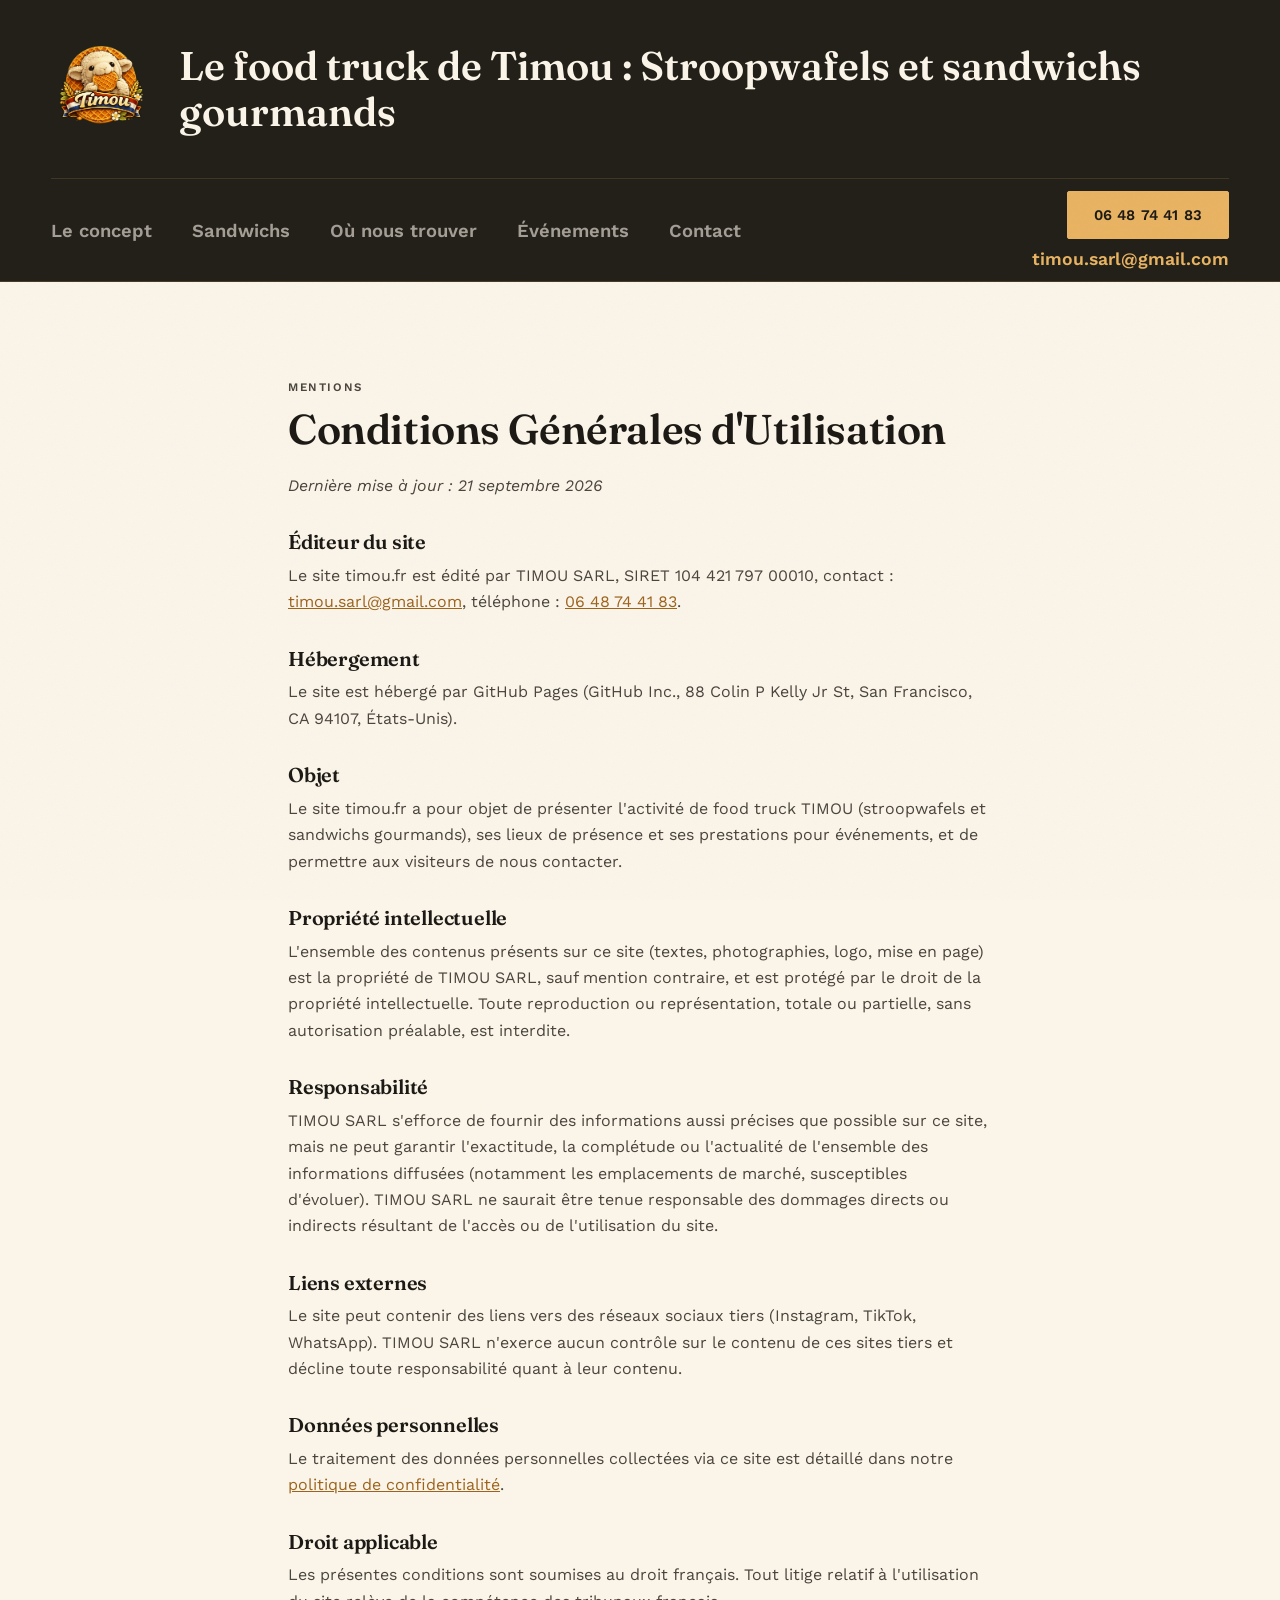
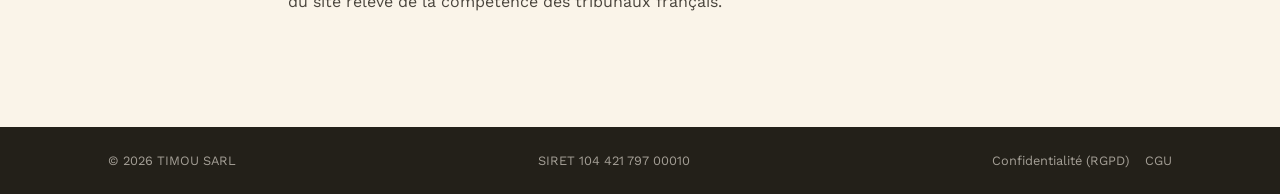
<file: cgu.html>
<!DOCTYPE html>
<html lang="fr">
<head>
<meta charset="UTF-8">
<meta name="viewport" content="width=device-width, initial-scale=1.0">
<title>Conditions Générales d'Utilisation - TIMOU</title>
<meta name="description" content="Conditions Générales d'Utilisation du site timou.fr : propriété intellectuelle, responsabilité, droit applicable.">
<meta name="robots" content="index, follow">
<link rel="canonical" href="https://timou.fr/cgu.html">
<link rel="icon" type="image/x-icon" href="images/favicon.ico">
<link rel="icon" type="image/png" sizes="512x512" href="images/favicon.png">
<link rel="apple-touch-icon" sizes="180x180" href="images/apple-touch-icon.png">
<link rel="preconnect" href="https://fonts.googleapis.com">
<link rel="preconnect" href="https://fonts.gstatic.com" crossorigin>
<link href="https://fonts.googleapis.com/css2?family=Fraunces:ital,opsz,wght@0,9..144,500;0,9..144,600;0,9..144,700;1,9..144,500&family=Work+Sans:wght@400;500;600;700&display=swap" rel="stylesheet">
<link rel="stylesheet" href="style.css">
</head>
<body>

<div class="grain"></div>

<header class="site-header">
  <div class="wrap header-inner">
    <div class="brand-row">
      <a href="index.html#top" class="brand">
        <img src="images/logo.png" alt="TIMOU, food truck de stroopwafels" width="90" height="135">
        <span>Le food truck de Timou : Stroopwafels et sandwichs gourmands</span>
      </a>
    </div>
    <div class="nav-row">
      <nav class="main-nav" aria-label="Navigation principale">
        <a href="index.html#concept">Le concept</a>
        <a href="index.html#sandwichs">Sandwichs</a>
        <a href="index.html#trouver">Où nous trouver</a>
        <a href="index.html#evenements">Événements</a>
        <a href="index.html#contact">Contact</a>
      </nav>
      <div class="header-contact">
        <a class="btn btn-ghost header-cta" href="tel:0648744183">06 48 74 41 83</a>
        <a class="header-email" href="mailto:timou.sarl@gmail.com">timou.sarl@gmail.com</a>
      </div>
    </div>
  </div>
</header>

<main>
  <section class="section legal">
    <div class="wrap legal-content">
      <p class="eyebrow">Mentions</p>
      <h1>Conditions Générales d'Utilisation</h1>
      <p><em>Dernière mise à jour : 21 septembre 2026</em></p>

      <h2>Éditeur du site</h2>
      <p>Le site timou.fr est édité par TIMOU SARL, SIRET 104 421 797 00010, contact&nbsp;: <a href="mailto:timou.sarl@gmail.com">timou.sarl@gmail.com</a>, téléphone&nbsp;: <a href="tel:0648744183">06 48 74 41 83</a>.</p>

      <h2>Hébergement</h2>
      <p>Le site est hébergé par GitHub Pages (GitHub Inc., 88 Colin P Kelly Jr St, San Francisco, CA 94107, États-Unis).</p>

      <h2>Objet</h2>
      <p>Le site timou.fr a pour objet de présenter l'activité de food truck TIMOU (stroopwafels et sandwichs gourmands), ses lieux de présence et ses prestations pour événements, et de permettre aux visiteurs de nous contacter.</p>

      <h2>Propriété intellectuelle</h2>
      <p>L'ensemble des contenus présents sur ce site (textes, photographies, logo, mise en page) est la propriété de TIMOU SARL, sauf mention contraire, et est protégé par le droit de la propriété intellectuelle. Toute reproduction ou représentation, totale ou partielle, sans autorisation préalable, est interdite.</p>

      <h2>Responsabilité</h2>
      <p>TIMOU SARL s'efforce de fournir des informations aussi précises que possible sur ce site, mais ne peut garantir l'exactitude, la complétude ou l'actualité de l'ensemble des informations diffusées (notamment les emplacements de marché, susceptibles d'évoluer). TIMOU SARL ne saurait être tenue responsable des dommages directs ou indirects résultant de l'accès ou de l'utilisation du site.</p>

      <h2>Liens externes</h2>
      <p>Le site peut contenir des liens vers des réseaux sociaux tiers (Instagram, TikTok, WhatsApp). TIMOU SARL n'exerce aucun contrôle sur le contenu de ces sites tiers et décline toute responsabilité quant à leur contenu.</p>

      <h2>Données personnelles</h2>
      <p>Le traitement des données personnelles collectées via ce site est détaillé dans notre <a href="privacy.html">politique de confidentialité</a>.</p>

      <h2>Droit applicable</h2>
      <p>Les présentes conditions sont soumises au droit français. Tout litige relatif à l'utilisation du site relève de la compétence des tribunaux français.</p>
    </div>
  </section>
</main>

<footer class="site-footer">
  <div class="wrap footer-inner">
    <span>© 2026 TIMOU SARL</span>
    <span>SIRET 104 421 797 00010</span>
    <nav class="footer-legal">
      <a href="privacy.html">Confidentialité (RGPD)</a>
      <a href="cgu.html">CGU</a>
    </nav>
  </div>
</footer>

</body>
</html>
</file>
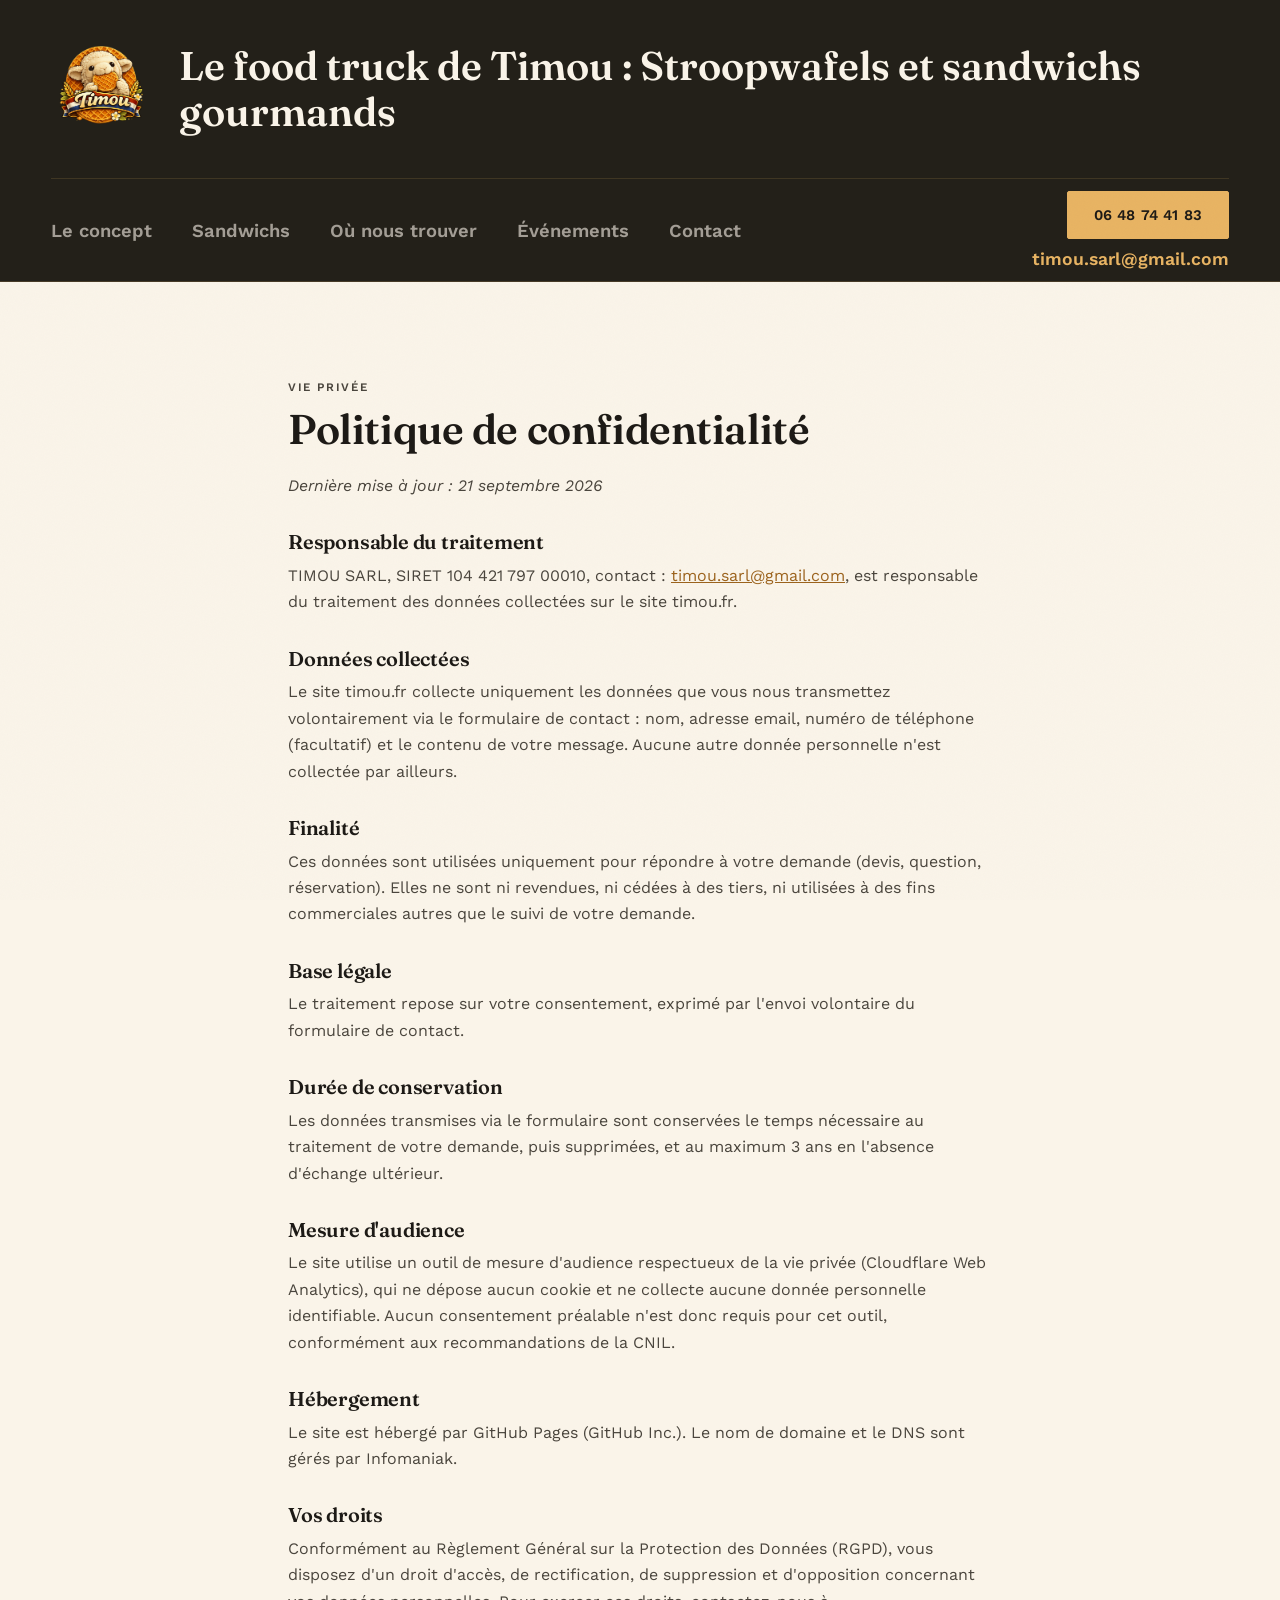
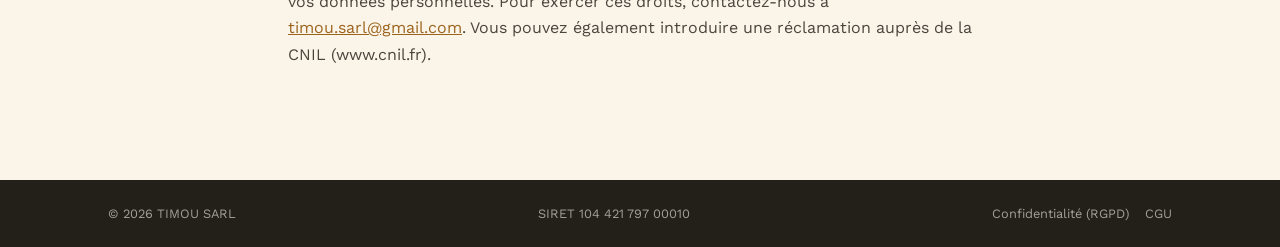
<file: privacy.html>
<!DOCTYPE html>
<html lang="fr">
<head>
<meta charset="UTF-8">
<meta name="viewport" content="width=device-width, initial-scale=1.0">
<title>Politique de confidentialité (RGPD) - TIMOU</title>
<meta name="description" content="Politique de confidentialité de TIMOU SARL : données collectées, finalités, durée de conservation et vos droits RGPD.">
<meta name="robots" content="index, follow">
<link rel="canonical" href="https://timou.fr/privacy.html">
<link rel="icon" type="image/x-icon" href="images/favicon.ico">
<link rel="icon" type="image/png" sizes="512x512" href="images/favicon.png">
<link rel="apple-touch-icon" sizes="180x180" href="images/apple-touch-icon.png">
<link rel="preconnect" href="https://fonts.googleapis.com">
<link rel="preconnect" href="https://fonts.gstatic.com" crossorigin>
<link href="https://fonts.googleapis.com/css2?family=Fraunces:ital,opsz,wght@0,9..144,500;0,9..144,600;0,9..144,700;1,9..144,500&family=Work+Sans:wght@400;500;600;700&display=swap" rel="stylesheet">
<link rel="stylesheet" href="style.css">
</head>
<body>

<div class="grain"></div>

<header class="site-header">
  <div class="wrap header-inner">
    <div class="brand-row">
      <a href="index.html#top" class="brand">
        <img src="images/logo.png" alt="TIMOU, food truck de stroopwafels" width="90" height="135">
        <span>Le food truck de Timou : Stroopwafels et sandwichs gourmands</span>
      </a>
    </div>
    <div class="nav-row">
      <nav class="main-nav" aria-label="Navigation principale">
        <a href="index.html#concept">Le concept</a>
        <a href="index.html#sandwichs">Sandwichs</a>
        <a href="index.html#trouver">Où nous trouver</a>
        <a href="index.html#evenements">Événements</a>
        <a href="index.html#contact">Contact</a>
      </nav>
      <div class="header-contact">
        <a class="btn btn-ghost header-cta" href="tel:0648744183">06 48 74 41 83</a>
        <a class="header-email" href="mailto:timou.sarl@gmail.com">timou.sarl@gmail.com</a>
      </div>
    </div>
  </div>
</header>

<main>
  <section class="section legal">
    <div class="wrap legal-content">
      <p class="eyebrow">Vie privée</p>
      <h1>Politique de confidentialité</h1>
      <p><em>Dernière mise à jour : 21 septembre 2026</em></p>

      <h2>Responsable du traitement</h2>
      <p>TIMOU SARL, SIRET 104 421 797 00010, contact&nbsp;: <a href="mailto:timou.sarl@gmail.com">timou.sarl@gmail.com</a>, est responsable du traitement des données collectées sur le site timou.fr.</p>

      <h2>Données collectées</h2>
      <p>Le site timou.fr collecte uniquement les données que vous nous transmettez volontairement via le formulaire de contact&nbsp;: nom, adresse email, numéro de téléphone (facultatif) et le contenu de votre message. Aucune autre donnée personnelle n'est collectée par ailleurs.</p>

      <h2>Finalité</h2>
      <p>Ces données sont utilisées uniquement pour répondre à votre demande (devis, question, réservation). Elles ne sont ni revendues, ni cédées à des tiers, ni utilisées à des fins commerciales autres que le suivi de votre demande.</p>

      <h2>Base légale</h2>
      <p>Le traitement repose sur votre consentement, exprimé par l'envoi volontaire du formulaire de contact.</p>

      <h2>Durée de conservation</h2>
      <p>Les données transmises via le formulaire sont conservées le temps nécessaire au traitement de votre demande, puis supprimées, et au maximum 3 ans en l'absence d'échange ultérieur.</p>

      <h2>Mesure d'audience</h2>
      <p>Le site utilise un outil de mesure d'audience respectueux de la vie privée (Cloudflare Web Analytics), qui ne dépose aucun cookie et ne collecte aucune donnée personnelle identifiable. Aucun consentement préalable n'est donc requis pour cet outil, conformément aux recommandations de la CNIL.</p>

      <h2>Hébergement</h2>
      <p>Le site est hébergé par GitHub Pages (GitHub Inc.). Le nom de domaine et le DNS sont gérés par Infomaniak.</p>

      <h2>Vos droits</h2>
      <p>Conformément au Règlement Général sur la Protection des Données (RGPD), vous disposez d'un droit d'accès, de rectification, de suppression et d'opposition concernant vos données personnelles. Pour exercer ces droits, contactez-nous à <a href="mailto:timou.sarl@gmail.com">timou.sarl@gmail.com</a>. Vous pouvez également introduire une réclamation auprès de la CNIL (www.cnil.fr).</p>
    </div>
  </section>
</main>

<footer class="site-footer">
  <div class="wrap footer-inner">
    <span>© 2026 TIMOU SARL</span>
    <span>SIRET 104 421 797 00010</span>
    <nav class="footer-legal">
      <a href="privacy.html">Confidentialité (RGPD)</a>
      <a href="cgu.html">CGU</a>
    </nav>
  </div>
</footer>

</body>
</html>
</file>
<file: style.css>
:root{
  --ink:#1d1a16;
  --graphite:#232019;
  --graphite-2:#2c2822;
  --cream:#faf4e9;
  --paper:#fffaf1;
  --caramel:#c8842f;
  --caramel-dark:#9c631d;
  --gold:#e8b463;
  --dutch-blue:#1e3a5c;
  --dutch-red:#a33b2e;
  --ivory-60: rgba(250,244,233,.6);
  --radius: 4px;
  --maxw: 1120px;
}

*{box-sizing:border-box;}
html{scroll-behavior:smooth;}
body{
  margin:0;
  font-family:'Work Sans', sans-serif;
  color:var(--ink);
  background:var(--cream);
  -webkit-font-smoothing:antialiased;
}
img{max-width:100%; display:block;}
a{color:inherit; text-decoration:none;}
h1,h2,h3{
  font-family:'Fraunces', serif;
  font-weight:600;
  line-height:1.08;
  margin:0 0 .5em;
  letter-spacing:-.01em;
}
p{line-height:1.65; margin:0 0 1em;}
.wrap{max-width:var(--maxw); margin:0 auto; padding:0 28px;}

.eyebrow{
  font-family:'Work Sans', sans-serif;
  text-transform:uppercase;
  letter-spacing:.14em;
  font-size:.72rem;
  font-weight:600;
  color:var(--caramel-dark);
  margin:0 0 .9em;
}
.eyebrow.light{color:var(--gold);}
.light-sub{color:var(--ivory-60); max-width:640px;}

/* waffle-grid signature texture, used as background accents */
.grain{
  position:fixed; inset:0; pointer-events:none; z-index:9999;
  opacity:.025; mix-blend-mode:multiply;
  background-image:url("data:image/svg+xml,%3Csvg xmlns='http://www.w3.org/2000/svg' width='120' height='120'%3E%3Cfilter id='n'%3E%3CfeTurbulence type='fractalNoise' baseFrequency='.9' numOctaves='2'/%3E%3C/filter%3E%3Crect width='100%25' height='100%25' filter='url(%23n)'/%3E%3C/svg%3E");
}

/* HEADER */
.site-header{
  position:sticky; top:0; z-index:100;
  background:var(--graphite);
  border-bottom:1px solid rgba(232,180,99,.18);
}
.header-inner{
  display:flex; flex-direction:column;
  padding-top:14px; padding-bottom:12px;
  gap:14px;
}
.brand-row{width:100%;}
.brand{
  display:flex; align-items:center; gap:28px;
  font-family:'Fraunces', serif;
  font-weight:600; font-size:2.5rem;
  line-height:1.15;
  color:var(--cream);
  width:100%;
}
.brand img{height:150px; width:auto; flex-shrink:0;}
.nav-row{
  display:flex; align-items:center; justify-content:space-between;
  width:100%;
  padding-top:12px;
  border-top:1px solid rgba(232,180,99,.14);
}
.main-nav{display:flex; gap:40px;}
.main-nav a{
  color:var(--ivory-60);
  font-size:1.15rem; font-weight:600;
  transition:color .15s ease;
}
.main-nav a:hover{color:var(--gold);}
.header-contact{
  display:flex; flex-direction:column; align-items:flex-end; gap:10px;
}
.header-cta{
  color:var(--ink);
  background:var(--gold);
  border:1px solid var(--gold);
  padding:36px 72px;
  border-radius:999px;
  font-size:3.4rem; font-weight:700;
  white-space:nowrap;
}
.header-cta:hover{background:#fff; border-color:#fff;}
.header-email{
  color:var(--gold);
  font-size:1.1rem;
  font-weight:600;
  white-space:nowrap;
}
.header-email:hover{color:#fff;}

/* BUTTONS */
.btn{
  display:inline-block;
  padding:14px 26px;
  border-radius:2px;
  font-weight:600;
  font-size:.92rem;
  letter-spacing:.01em;
  transition:transform .15s ease, background .15s ease, color .15s ease;
}
.btn-primary{background:var(--caramel); color:var(--ink);}
.btn-primary:hover{background:var(--gold); transform:translateY(-1px);}
.btn-outline{border:1.5px solid currentColor;}
.btn-outline:hover{background:rgba(0,0,0,.04);}
.btn-ghost{}

/* HERO */
.hero{position:relative; min-height:88vh; display:flex; align-items:flex-end; overflow:hidden;}
.hero-media{position:absolute; inset:0;}
.hero-media img{width:100%; height:100%; object-fit:cover; object-position:center 58%;}
.hero-scrim{
  position:absolute; inset:0;
  background:linear-gradient(180deg, rgba(29,26,22,.35) 0%, rgba(29,26,22,.55) 55%, rgba(29,26,22,.92) 100%);
}
.hero-content{position:relative; color:var(--cream); padding-top:100px; padding-bottom:76px;}
.site-header .wrap, .hero .wrap{
  max-width:none;
  padding-left:clamp(24px, 4vw, 72px);
  padding-right:clamp(24px, 4vw, 72px);
}
.hero h1{font-size:clamp(2.2rem, 5vw, 3.6rem); color:#fff; max-width:1500px;}
.hero-sub{max-width:1500px; font-size:1.1rem; color:var(--ivory-60);}
.hero-actions{display:flex; gap:16px; flex-wrap:wrap; margin-top:1.6em;}
.hero .btn-outline{border-color:rgba(250,244,233,.5); color:var(--cream);}

/* SECTIONS */
.section{padding:96px 0;}

/* CONCEPT */
.concept-grid{
  display:grid; grid-template-columns:1.1fr .9fr; gap:64px; align-items:center;
}
.concept-text h2{font-size:clamp(1.6rem, 3vw, 2.3rem);}
.concept-media img{
  border-radius:2px;
  box-shadow:0 30px 60px -20px rgba(29,26,22,.35);
}
.tag-row{display:flex; flex-wrap:wrap; gap:10px; margin-top:1.4em;}
.tag{
  border:1px solid var(--caramel);
  color:var(--caramel-dark);
  font-size:.78rem; font-weight:600;
  padding:6px 14px; border-radius:999px;
}
.concept-strip{
  display:grid; grid-template-columns:repeat(3,1fr); gap:24px;
  margin-top:76px;
}
.concept-strip figure{margin:0;}
.concept-strip img{border-radius:2px; aspect-ratio:4/3; object-fit:cover; width:100%;}
.concept-strip figcaption{
  font-size:.85rem; color:var(--caramel-dark); margin-top:.7em; font-weight:500;
}

/* SANDWICHS */
.sandwichs{background:var(--paper);}
.sandwich-grid{
  display:grid; grid-template-columns:.85fr 1.15fr; gap:64px; align-items:center;
}
.sandwich-media img{
  border-radius:2px;
  box-shadow:0 30px 60px -20px rgba(29,26,22,.3);
}
.sandwich-text h2{font-size:clamp(1.6rem, 3vw, 2.3rem);}
.sandwich-gallery{
  display:grid; grid-template-columns:repeat(4,1fr); gap:24px;
  margin-top:76px;
}
.sandwich-gallery figure{margin:0;}
.sandwich-gallery img{border-radius:2px; aspect-ratio:4/3; object-fit:cover; width:100%;}

/* TROUVER */
.trouver{
  background:var(--graphite);
  background-image:
    radial-gradient(circle at 85% 20%, rgba(232,180,99,.08), transparent 45%),
    radial-gradient(circle at 10% 80%, rgba(30,58,92,.35), transparent 50%);
  color:var(--cream);
}
.trouver h2{color:#fff; max-width:680px;}
.market-grid{
  display:grid; grid-template-columns:1fr 1fr; gap:24px;
  margin-top:52px;
}
.market-card{
  background:var(--graphite-2);
  border:1px solid rgba(232,180,99,.18);
  padding:32px;
  border-radius:2px;
  position:relative;
}
.market-dept{
  display:inline-block;
  font-family:'Fraunces', serif;
  font-size:.85rem; font-weight:600;
  color:var(--ink);
  background:var(--gold);
  padding:4px 12px;
  border-radius:999px;
  margin-bottom:1em;
}
.market-card h3{color:#fff; font-size:1.3rem; margin-bottom:.4em;}
.market-card p{color:var(--ivory-60); margin:0;}
.social-row{display:flex; gap:14px; margin-top:44px; flex-wrap:wrap;}
.social-icon{
  display:flex; align-items:center; justify-content:center;
  width:46px; height:46px;
  border-radius:50%;
  transition:transform .15s ease, filter .15s ease;
}
.social-icon:hover{transform:translateY(-2px); filter:brightness(1.08);}
.social-icon--whatsapp{background:#25D366;}
.social-icon--instagram{background:radial-gradient(circle at 30% 107%, #fdf497 0%, #fdf497 5%, #fd5949 45%, #d6249f 60%, #285AEB 90%);}
.social-icon--tiktok{background:#010101;}

/* EVENEMENTS */
.evt-grid{
  display:grid; grid-template-columns:.9fr 1.1fr; gap:64px; align-items:center;
}
.evt-media img{border-radius:2px; box-shadow:0 30px 60px -20px rgba(29,26,22,.3);}
.evt-text h2{font-size:clamp(1.6rem, 3vw, 2.3rem);}
.check-list{list-style:none; padding:0; margin:1.4em 0; display:grid; grid-template-columns:1fr 1fr; gap:10px 20px;}
.check-list li{
  font-weight:500; font-size:.95rem;
  padding-left:22px; position:relative;
}
.check-list li::before{
  content:"";
  position:absolute; left:0; top:.5em;
  width:9px; height:9px;
  background:var(--caramel);
  border-radius:50%;
}
.evt-actions{display:flex; gap:16px; flex-wrap:wrap; margin-top:1.6em;}
.evt-gallery{
  display:grid; grid-template-columns:repeat(3,1fr); gap:24px;
  margin-top:76px;
}
.evt-gallery img{border-radius:2px; aspect-ratio:4/3; object-fit:cover; width:100%;}
.evt-gallery figcaption{font-size:.85rem; color:var(--caramel-dark); margin-top:.7em; font-weight:500;}
.evt-gallery figure{margin:0;}

/* CONTACT */
.contact{background:var(--paper);}
.contact-grid{
  display:grid; grid-template-columns:1.1fr .7fr; gap:64px; align-items:center;
}
.contact h2{font-size:clamp(1.6rem, 3vw, 2.3rem);}
.contact-details{
  display:flex; flex-direction:column; gap:10px; margin-top:1.6em;
  font-family:'Fraunces', serif; font-size:1.15rem; font-weight:500;
}
.contact-details a{color:var(--caramel-dark);}
.contact-details a:hover{color:var(--caramel);}
.contact-details span{color:#77706570; font-family:'Work Sans', sans-serif; font-size:.92rem; color:#8a8175;}
.contact-logo img{border-radius:2px;}

/* CONTACT FORM */
.contact-form{
  margin-top:1.8em;
  padding:28px;
  background:var(--paper);
  border:1px solid rgba(29,26,22,.08);
  border-radius:2px;
  max-width:520px;
}
.contact .contact-form{background:#fff;}
.hp-field{position:absolute; left:-9999px; width:1px; height:1px; overflow:hidden;}
.form-row{margin-bottom:16px;}
.form-row:last-of-type{margin-bottom:20px;}
.form-row label{
  display:block; font-size:.85rem; font-weight:600;
  margin-bottom:6px; color:var(--ink);
}
.form-row input, .form-row textarea{
  width:100%;
  font-family:'Work Sans', sans-serif;
  font-size:.95rem;
  padding:11px 13px;
  border:1.5px solid rgba(29,26,22,.16);
  border-radius:2px;
  background:#fff;
  color:var(--ink);
  resize:vertical;
}
.form-row input:focus, .form-row textarea:focus{
  outline:none; border-color:var(--caramel);
}
.form-row input:invalid:not(:placeholder-shown), .form-row textarea:invalid:not(:placeholder-shown){
  border-color:var(--dutch-red);
}
.contact-form .btn{border:none; cursor:pointer;}
.form-status{margin:14px 0 0; font-size:.88rem; font-weight:600; min-height:1.2em;}
.form-status.is-success{color:#2e7d4f;}
.form-status.is-error{color:var(--dutch-red);}

/* FOOTER */
.site-footer{background:var(--graphite); color:var(--ivory-60); padding:26px 0;}
.footer-inner{display:flex; justify-content:space-between; align-items:center; font-size:.8rem; flex-wrap:wrap; gap:8px 24px;}
.footer-legal{display:flex; gap:16px;}
.footer-legal a{color:var(--ivory-60);}
.footer-legal a:hover{color:var(--gold);}

/* LEGAL PAGES (RGPD / CGU) */
.legal-content{max-width:760px; margin:0 auto;}
.legal-content h1{font-size:clamp(1.8rem, 4vw, 2.6rem); margin-top:.2em;}
.legal-content h2{font-size:1.25rem; margin-top:1.6em;}
.legal-content p{color:#4a453d;}
.legal-content a{color:var(--caramel-dark); text-decoration:underline;}
.legal-content a:hover{color:var(--caramel);}

/* 404 PAGE */
.notfound{min-height:60vh; display:flex; align-items:center;}
.notfound-content{max-width:640px;}
.notfound-content h1{font-size:clamp(1.8rem, 4vw, 2.6rem);}

/* RESPONSIVE */
@media (max-width: 860px){
  .main-nav{display:none;}
  .nav-row{justify-content:flex-end;}
  .concept-grid, .evt-grid, .contact-grid, .sandwich-grid{grid-template-columns:1fr;}
  .concept-strip, .evt-gallery, .sandwich-gallery{grid-template-columns:1fr 1fr;}
  .market-grid{grid-template-columns:1fr;}
  .check-list{grid-template-columns:1fr;}
  .section{padding:64px 0;}
  .hero{min-height:80vh;}
}
@media (max-width: 540px){
  .concept-strip, .evt-gallery, .sandwich-gallery{grid-template-columns:1fr;}
  .header-contact{display:none;}
  .brand{font-size:1.15rem; gap:12px;}
  .brand img{height:56px;}
}

.concept-media img, .concept-strip img, .sandwich-media img, .sandwich-gallery img, .evt-media img, .evt-gallery img, .contact-logo img{
  cursor:zoom-in;
}

/* LIGHTBOX */
.lightbox{
  position:fixed; inset:0; z-index:1000;
  background:rgba(20,17,14,.92);
  display:none;
  align-items:center; justify-content:center;
  padding:40px;
}
.lightbox.is-open{display:flex;}
.lightbox img{
  max-width:min(1100px, 100%);
  max-height:88vh;
  width:auto; height:auto;
  border-radius:2px;
  box-shadow:0 30px 80px rgba(0,0,0,.5);
}
.lightbox-close{
  position:absolute; top:24px; right:28px;
  width:44px; height:44px;
  display:flex; align-items:center; justify-content:center;
  background:rgba(255,255,255,.08);
  border:1px solid rgba(255,255,255,.25);
  border-radius:50%;
  color:#fff;
  font-family:'Work Sans', sans-serif;
  font-size:1.6rem; line-height:1;
  cursor:pointer;
  transition:background .15s ease;
}
.lightbox-close:hover{background:rgba(255,255,255,.18);}
@media (max-width:540px){
  .lightbox{padding:16px;}
  .lightbox-close{top:12px; right:14px; width:38px; height:38px; font-size:1.3rem;}
}
@media (prefers-reduced-motion: reduce){
  html{scroll-behavior:auto;}
  .btn{transition:none;}
}
</file>
